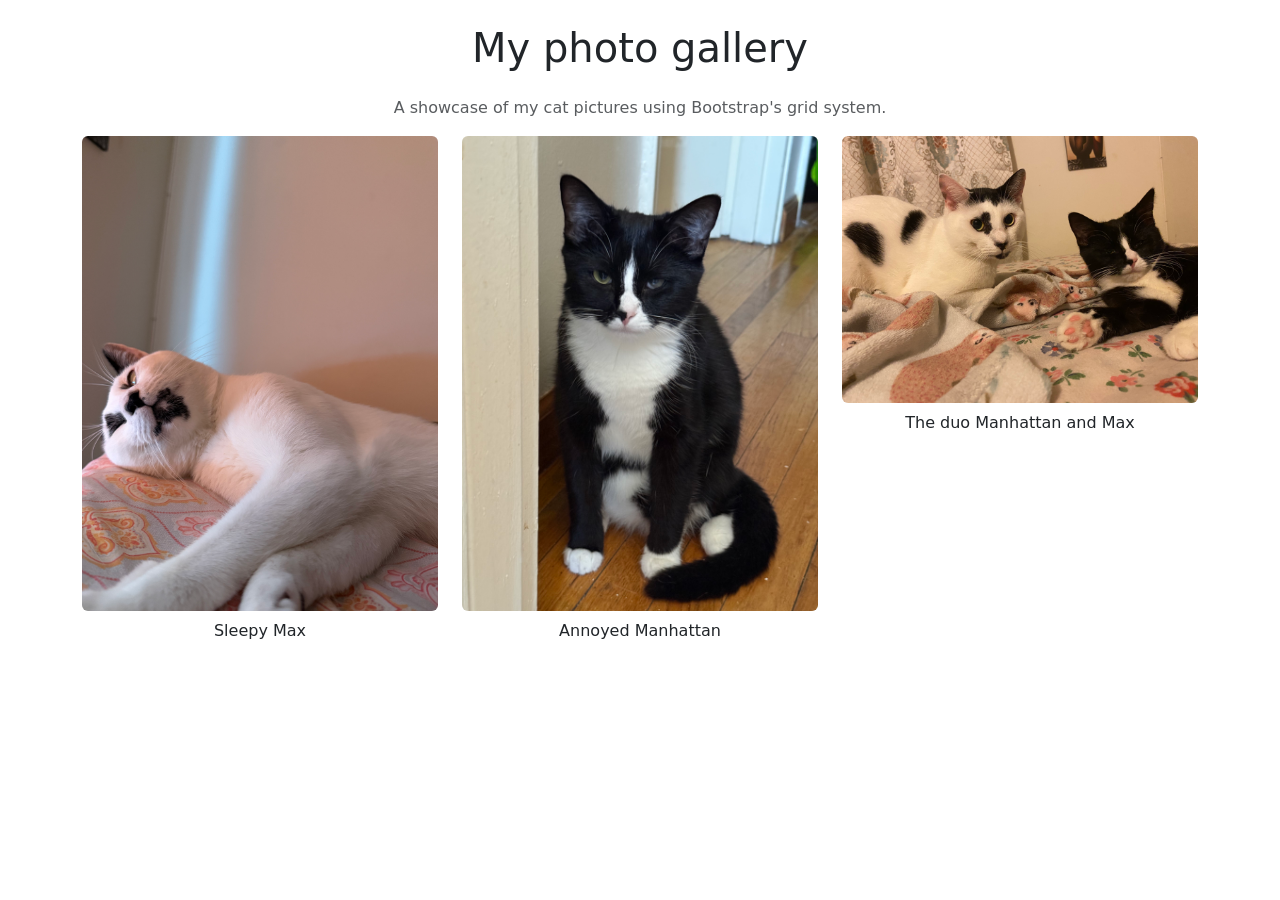
<file: Bootstrap/index.html>
<!doctype html>
<html lang="en">
<head>
  <meta charset="utf-8">
  <meta name="viewport" content="width=device-width, initial-scale=1">
  <title>Photo Gallery</title>
   <link href="https://cdn.jsdelivr.net/npm/bootstrap@5.3.2/dist/css/bootstrap.min.css" rel="stylesheet">
</head>
<body>
  <div class="container">
    <h1 class="text-center my-4">My photo gallery</h1>
    <p class="text-center text-muted">A showcase of my cat pictures using Bootstrap's grid system.</p>
  </div>
  <div class="container">
    <div class="row">

      <div class="col-md-4">
        <img src="cat1.jpg" class="img-fluid rounded" alt="Cat 1">
        <p class="text-center mt-2">Sleepy Max</p>
      </div>

      <div class="col-md-4">
        <img src="cat2.jpg" class="img-fluid rounded" alt="Cat 2">
        <p class="text-center mt-2">Annoyed Manhattan</p>
      </div>

      <div class="col-md-4">
        <img src="cat3.jpg" class="img-fluid rounded" alt="Cat 3">
        <p class="text-center mt-2">The duo Manhattan and Max</p>
      </div>

    </div>
  </div>

  <script src="https://cdn.jsdelivr.net/npm/bootstrap@5.3.2/dist/js/bootstrap.bundle.min.js"></script>
</body>
</html>
</file>
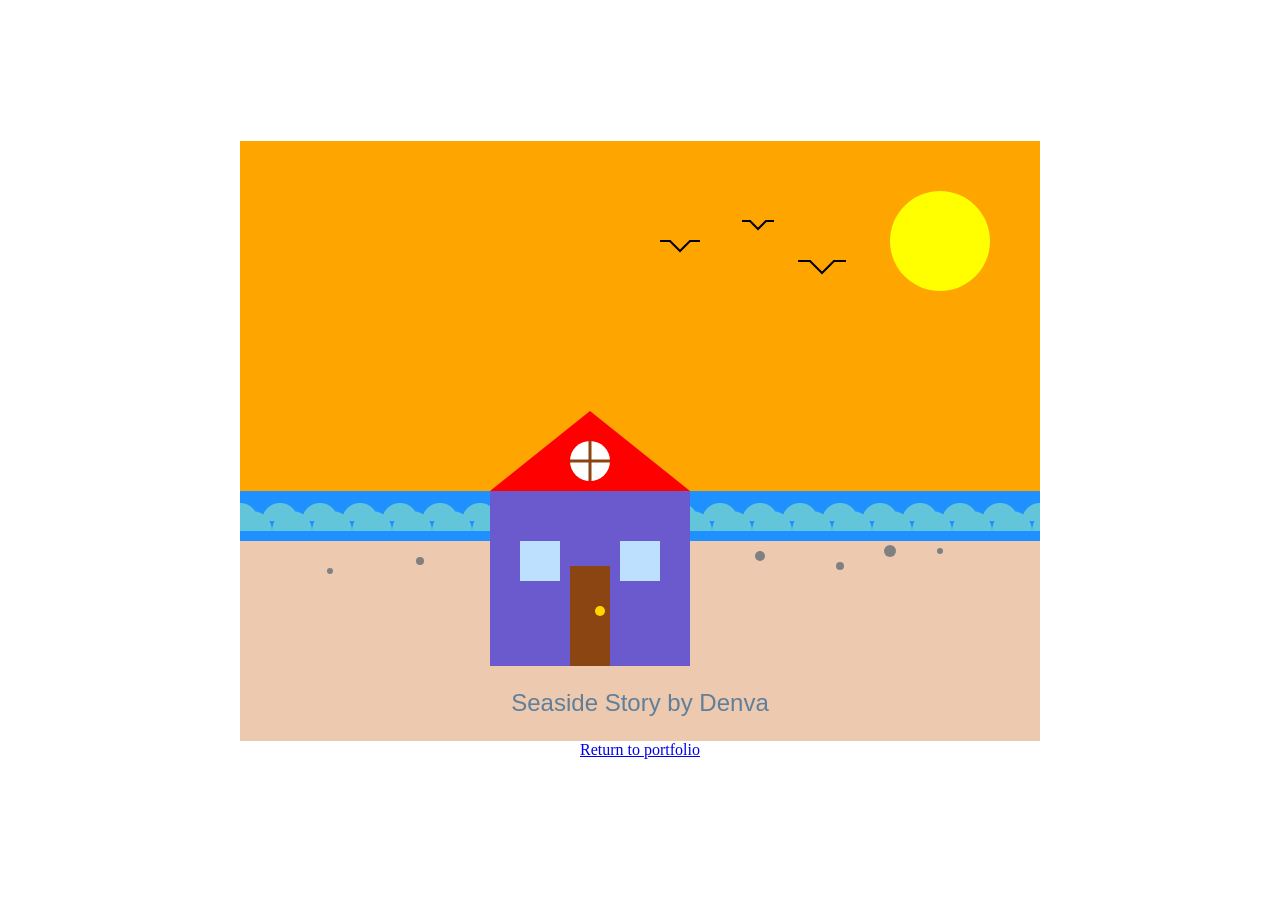
<file: cartoon-project/index.html>
<!DOCTYPE html>
<html lang="en">
<head>
   <meta charset="utf-8">
   <title>Cartoon</title>
 <style>
     body {
       margin: 0;
       display: flex;
       justify-content: center;   /* horizontal */
       align-items: center;       /* vertical */
       height: 100vh;
       flex-direction: column;    /* keeps link under canvas */
     }
   </style>   
</head> 
<body>
<canvas id="mycanvas" width="800" height="600"></canvas>
<a href="../index.html">Return to portfolio</a>
  <script src = "cartoon.js"></script>
</body>
</html>
</file>
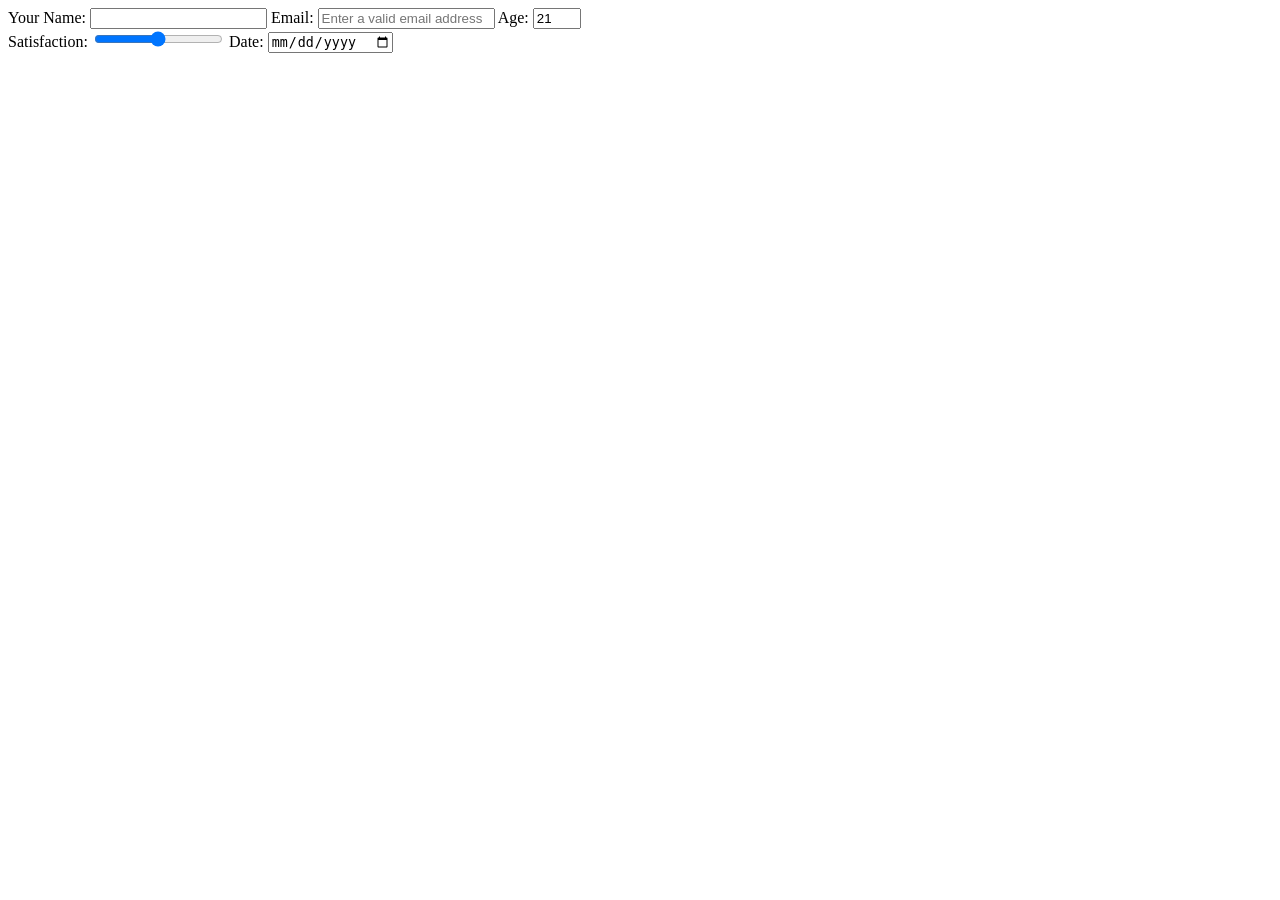
<file: forms/index.html>
<!DOCTYPE html>
<html lang="en">
<head>
   <meta charset="utf-8">
   <title>forms</title>  
</head> 
<body>
Your Name: <input type="text" name="name" required>
Email: <input type="email" name="email" required placeholder="Enter a valid email address">
Age: <input type="number" size="6" name="age" min="18" max="99" value="21"><br>
Satisfaction: <input type="range" size="2" name="satisfaction" min="1" max="5" value="3">
   Date: <input type="date" name="date" required>
</body>
</html>
</file>
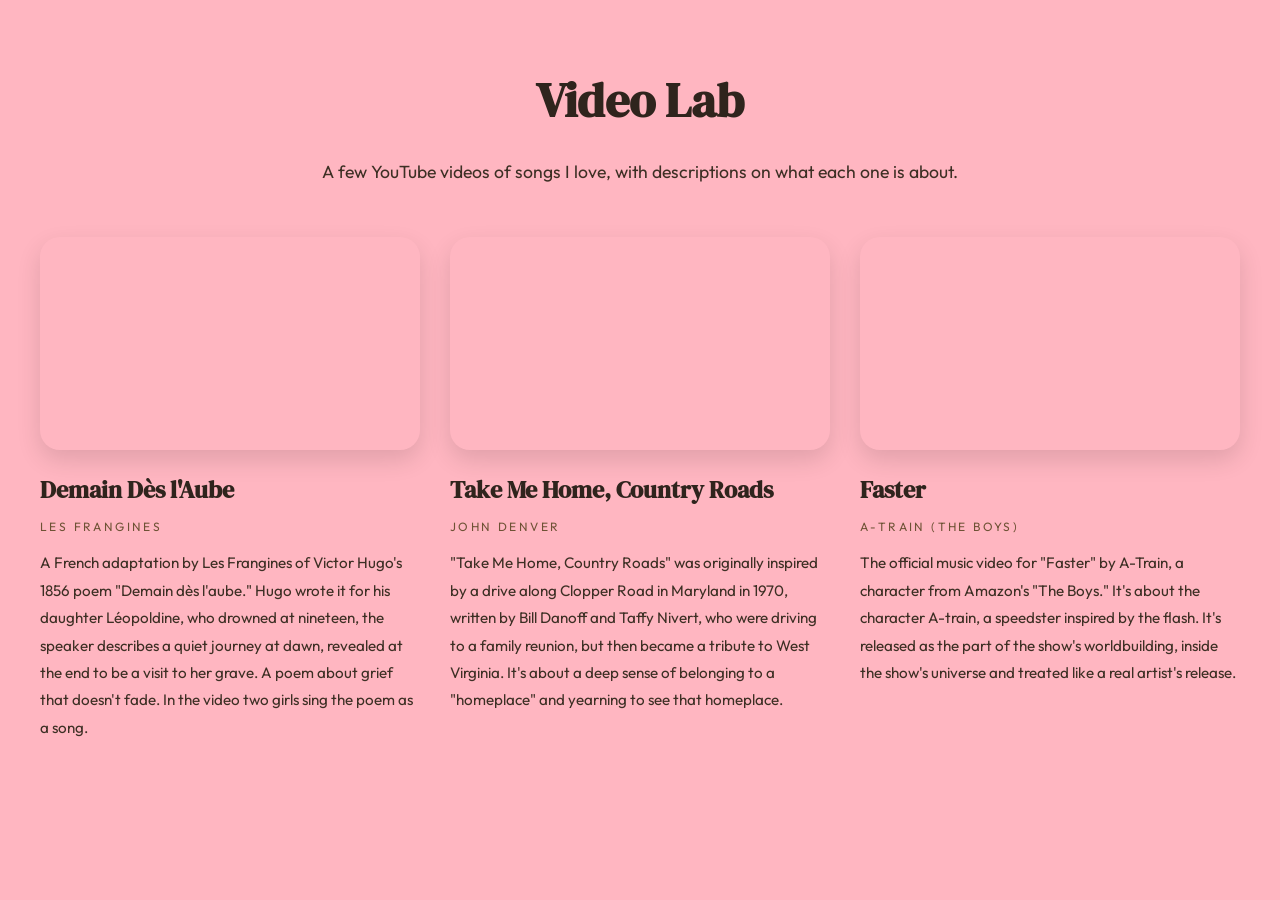
<file: Video Lab/index.html>
<!DOCTYPE html>
<html lang="en">
<head>
  <meta charset="utf-8">
  <meta name="viewport" content="width=device-width, initial-scale=1.0">
  <title>Youtube Videos</title>
  <link rel="preconnect" href="https://fonts.googleapis.com">
  <link rel="preconnect" href="https://fonts.gstatic.com" crossorigin>
  <link href="https://fonts.googleapis.com/css2?family=DM+Serif+Display&family=Outfit:wght@300;400;500&display=swap" rel="stylesheet">
  <link rel="stylesheet" href="style.css">
</head>
<body>
  <div class="container">
    <h1>Video Lab</h1>
    <p class="intro">
      A few YouTube videos of songs I love, with descriptions on what each one is about.
    </p>

    <div class="video-row">

      <!-- Demain Dès l'Aube -->
      <div class="video-card">
        <iframe src="https://www.youtube.com/embed/SGLv4XoiLo8?si=fw6-2yd1rGiKc0ZB"
                title="Demain Dès l'Aube" allowfullscreen
                allow="accelerometer; autoplay; clipboard-write; encrypted-media; gyroscope; picture-in-picture; web-share"
                referrerpolicy="strict-origin-when-cross-origin"></iframe>
        <h2>Demain Dès l'Aube</h2>
        <p class="artist">Les Frangines</p>
        <p class="description">
          A French adaptation by Les Frangines of Victor Hugo's 1856 poem
  "Demain dès l'aube." Hugo wrote it for his daughter Léopoldine, who
  drowned at nineteen, the speaker describes a quiet journey at dawn,
  revealed at the end to be a visit to her grave. A poem about grief
  that doesn't fade. In the video two girls sing the poem as a song.
        </p>
      </div>

      <!-- Country Roads -->
      <div class="video-card">
        <iframe src="https://www.youtube.com/embed/c0dvabcWVo0?si=z81y35-4SI1RvDne"
                title="Take Me Home, Country Roads" allowfullscreen
                allow="accelerometer; autoplay; clipboard-write; encrypted-media; gyroscope; picture-in-picture; web-share"
                referrerpolicy="strict-origin-when-cross-origin"></iframe>
        <h2>Take Me Home, Country Roads</h2>
        <p class="artist">John Denver</p>
        <p class="description">
          "Take Me Home, Country Roads" was originally inspired by a drive along Clopper Road in Maryland in 1970, written by Bill Danoff and Taffy Nivert, who were driving to a family reunion, but then
          became a tribute to West Virginia. It's about a deep sense of belonging to a "homeplace" and yearning to see that homeplace.
        </p>
      </div>

      <!-- A train- faster -->
     <div class="video-card">
  <iframe src="https://www.youtube.com/embed/Tcd-rwe-SEw?si=nBH-5OHINx7-6WOb"
    title="A-Train - Faster" allowfullscreen
    allow="accelerometer; autoplay; clipboard-write; encrypted-media; gyroscope; picture-in-picture; web-share"
    referrerpolicy="strict-origin-when-cross-origin"></iframe>
  <h2>Faster</h2>
  <p class="artist">A-Train (The Boys)</p>
  <p class="description">
    The official music video for "Faster" by A-Train, a character from
    Amazon's "The Boys." It's about the character A-train, a speedster inspired by the flash. It's released as the part of the show's worldbuilding, inside the show's universe and treated like a real
    artist's release.
  </p>
</div>

    </div>
  </div>
</body>
</html>
</file>
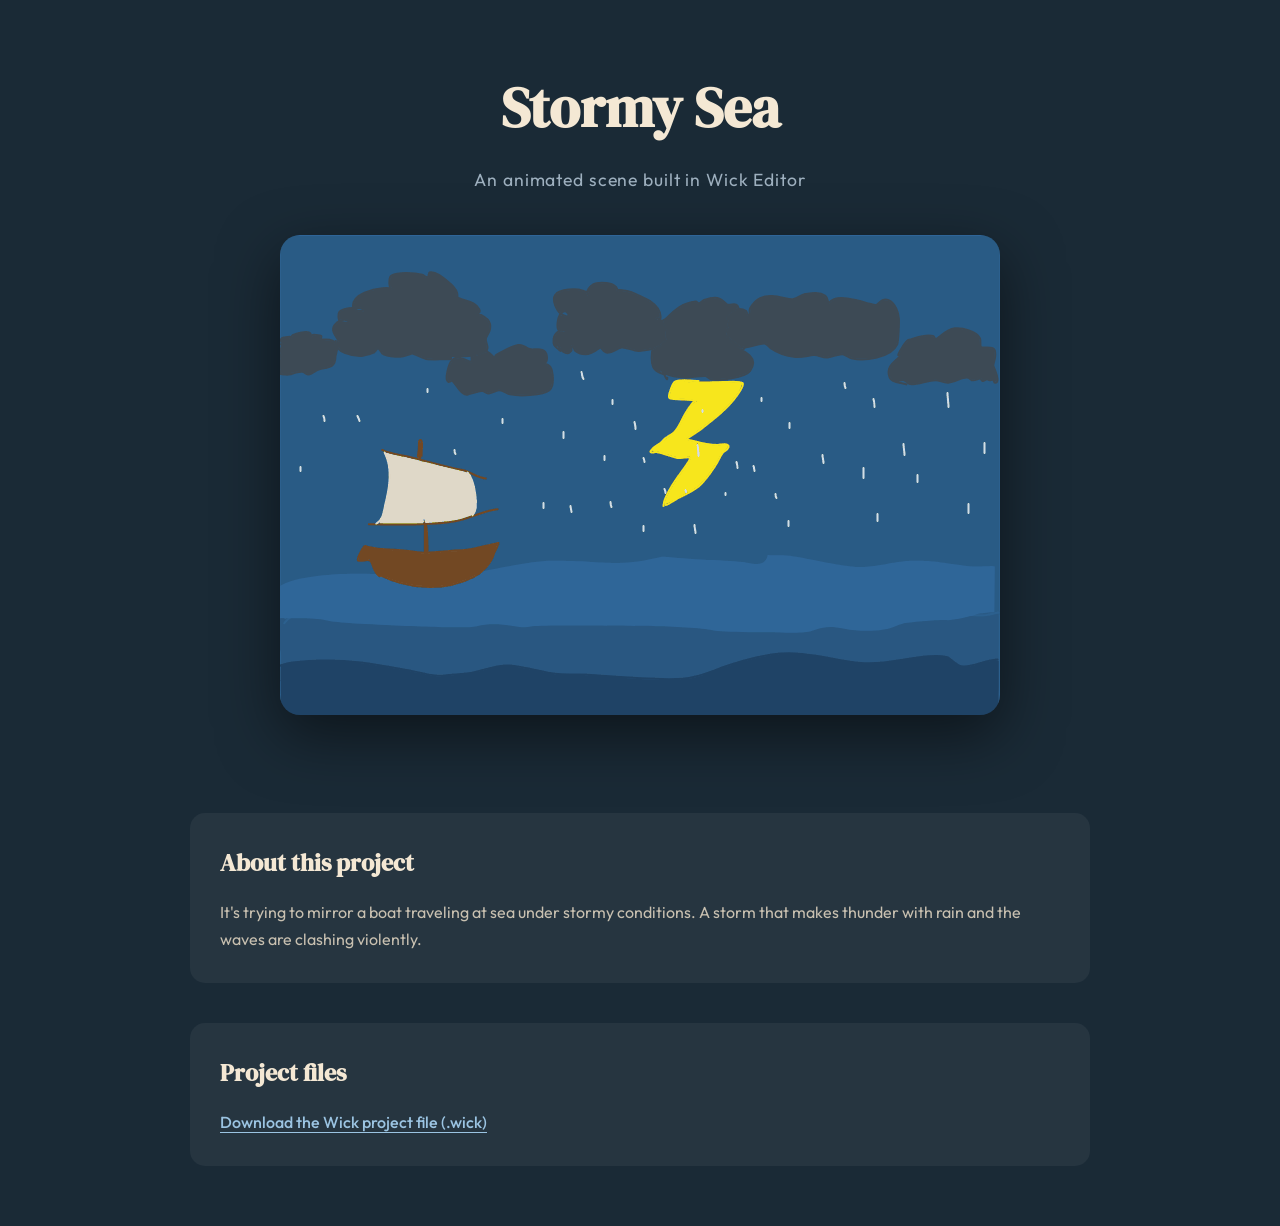
<file: Wick/index.html>
<!doctype html>
<html lang="en">
<head>
  <meta charset="utf-8">
  <meta name="viewport" content="width=device-width, initial-scale=1">
  <title>Wick Animation</title>
  <link rel="preconnect" href="https://fonts.googleapis.com">
  <link rel="preconnect" href="https://fonts.gstatic.com" crossorigin>
  <link href="https://fonts.googleapis.com/css2?family=DM+Serif+Display&family=Outfit:wght@300;400;500&display=swap" rel="stylesheet">
  <link rel="stylesheet" href="style.css">
</head>
<body>

  <main class="container">
    <h1>Stormy Sea</h1>
    <p class="subtitle">An animated scene built in Wick Editor</p>

    <div class="animation-wrapper">
      <img src="wick.gif" alt="An animated scene of a boat sailing through a stormy sea with rain, lightning, and rolling waves">
    </div>

    <section class="info">
      <h2>About this project</h2>
      <p>
        It's trying to mirror a boat traveling at sea under stormy conditions. A storm that makes thunder with rain and the waves are clashing violently. 
      </p>
    </section>

    <section class="downloads">
      <h2>Project files</h2>
      <p>
        <a href="project.wick" download>Download the Wick project file (.wick)</a>
      </p>
    </section>
  </main>

</body>
</html>
</file>
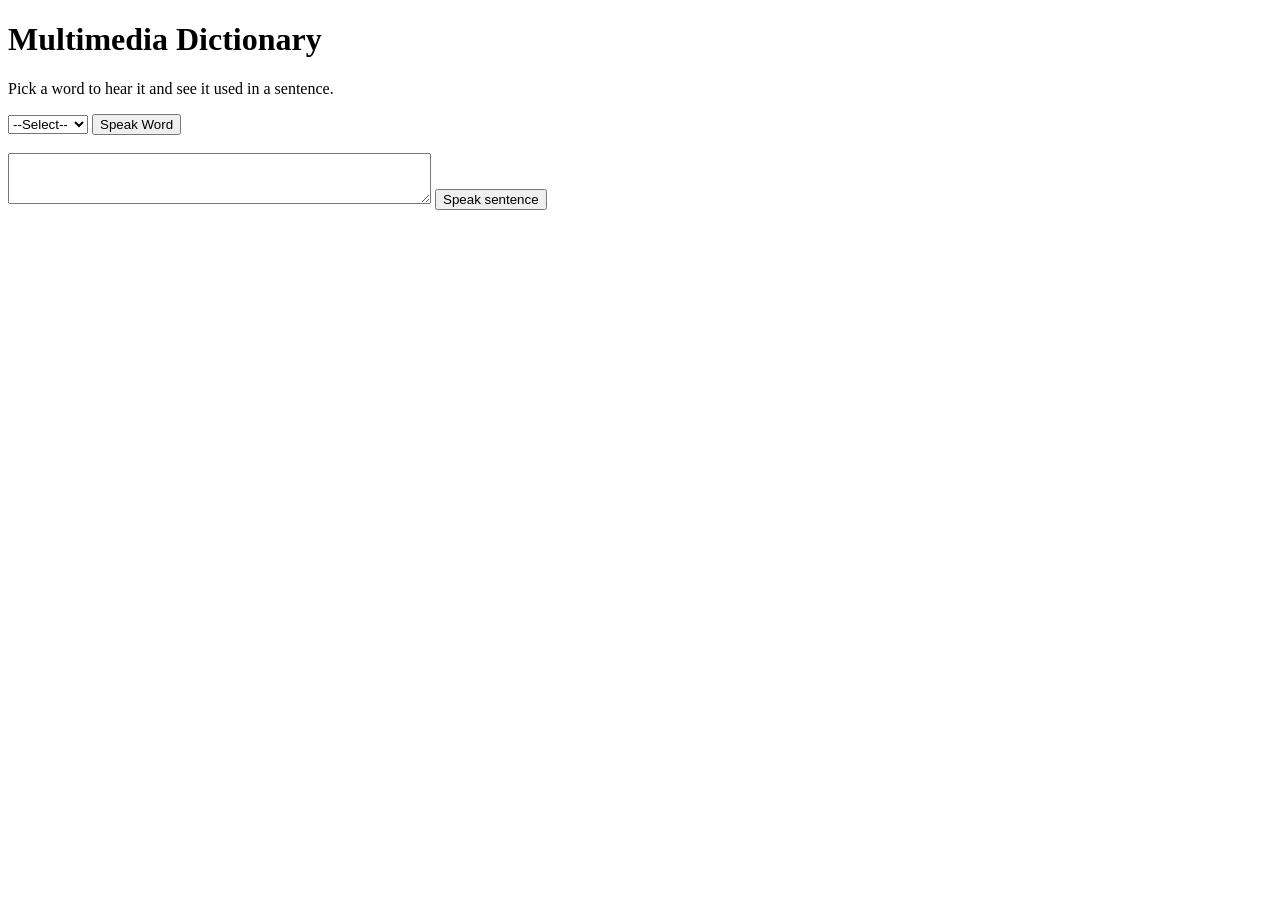
<file: words-project/index.html>
<!DOCTYPE html>
<html lang="en">
  <head>
    <meta charset="utf-8">
    <title>Multimedia Dictionary </title>
  </head>
  <body>
<h1>Multimedia Dictionary</h1>
<p>Pick a word to hear it and see it used in a sentence.</p>
    <div>
      <select id="wordSelect" onChange="showSentence()">
      <option value="">--Select--</option>
      <option value="coca-cola" data-sentence="Coca-cola is the best soda">coca-cola</option>
      <option value="pineapple" data-sentence="Pineapple is the best fruit">pineapple</option>
      <option value="cats" data-sentence="cats are the best animal in the world">cats</option>
      <option value="beef" data-sentence="Beef is better than chicken">beef</option> 
      <option value="music" data-sentence="All types of music are nice">music</option>
      </select>
      <button onclick="speakWord()">Speak Word</button>
    </div>
     
    <br>

    <div>
      <textarea id="sentenceDisplay" readonly rows="3" cols="50"></textarea>
      <button onclick="speakSentence()">Speak sentence</button>
    </div>
    <script src="words.js"></script>
  </body>
</html>
</file>
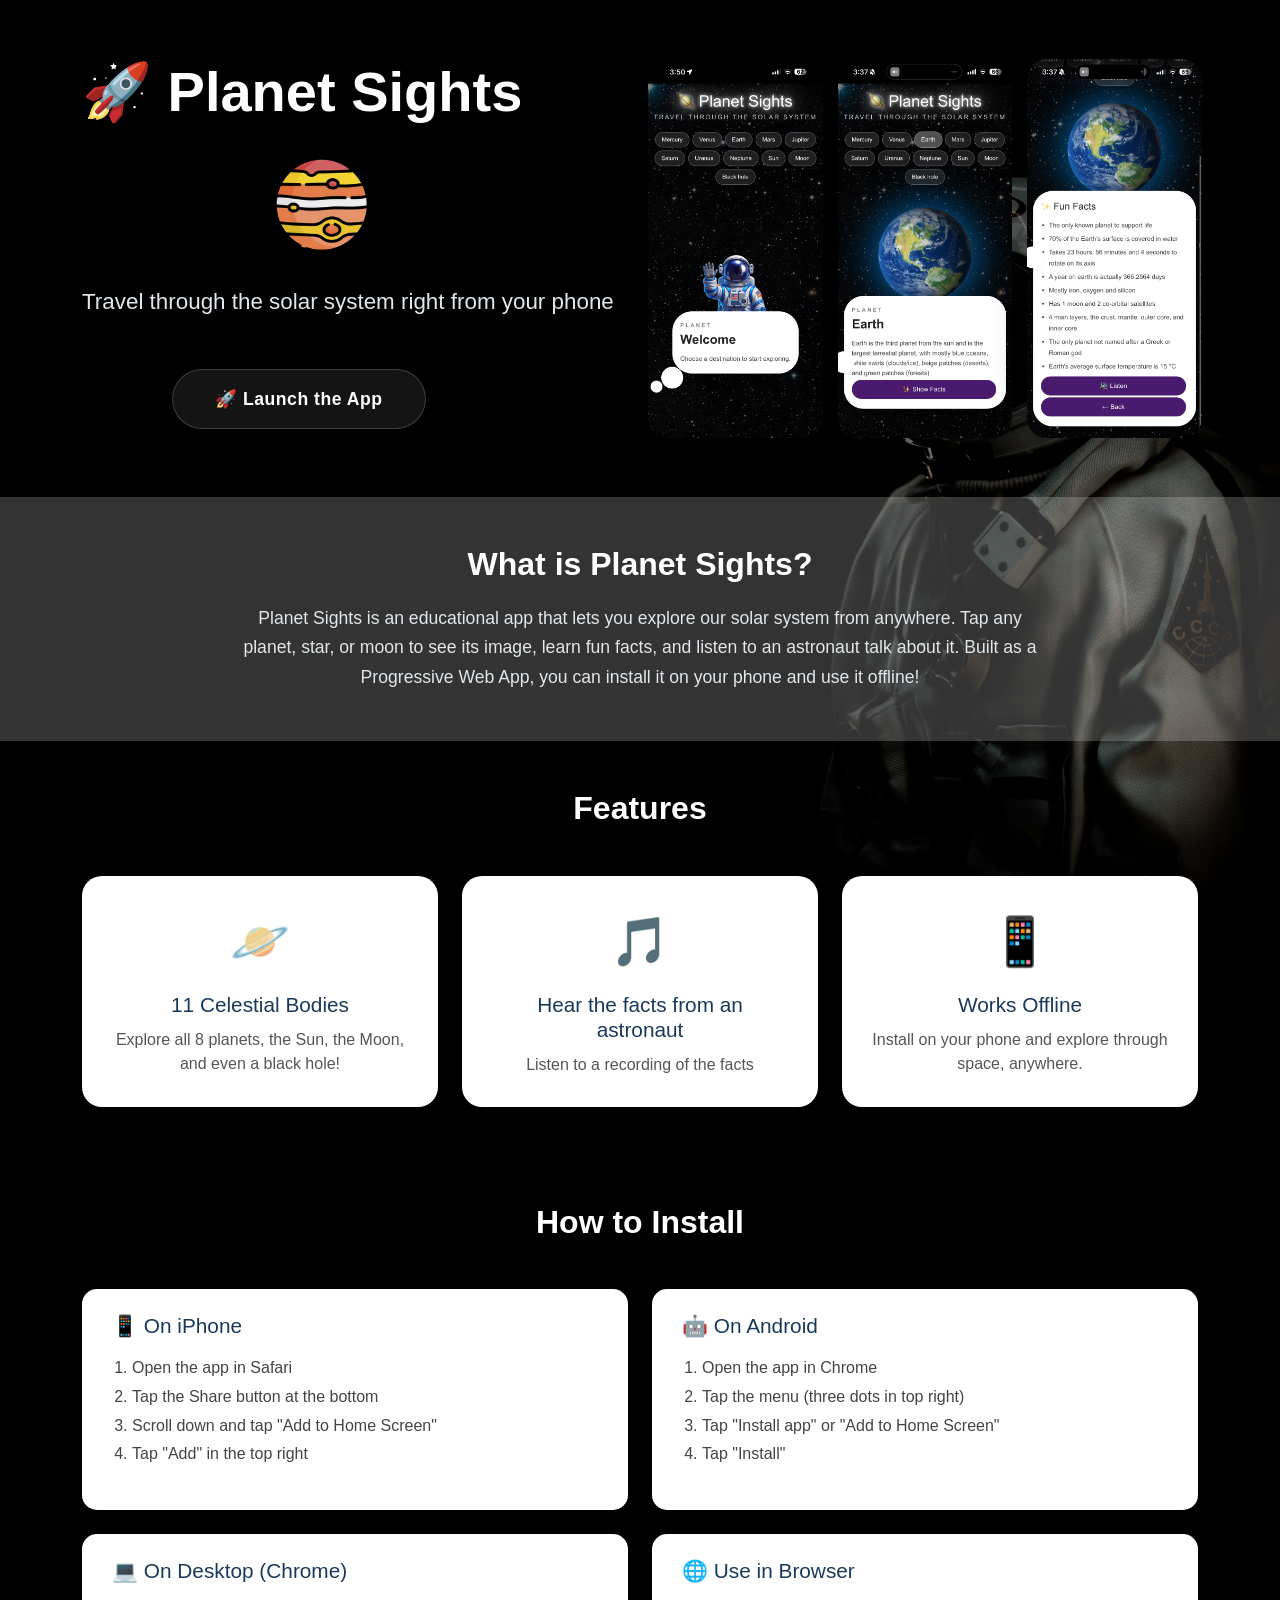
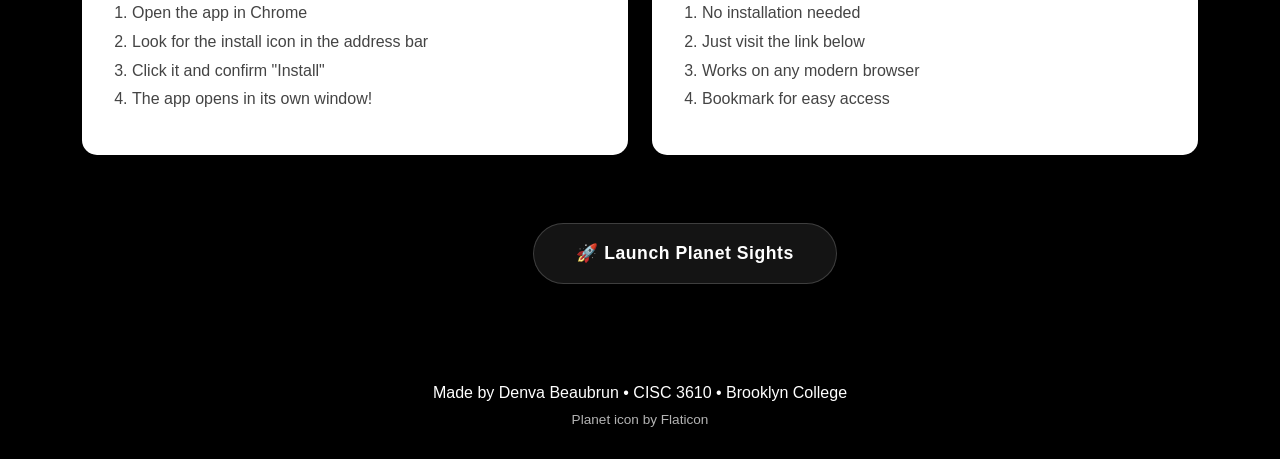
<file: PWA-project/promo.html>
<!doctype html>
<html lang="en">
<head>
  <meta charset="utf-8">
  <meta name="viewport" content="width=device-width, initial-scale=1.0">
  <title>Planet Sights — Travel the Solar System</title>
  <link href="https://cdn.jsdelivr.net/npm/bootstrap@5.3.2/dist/css/bootstrap.min.css" rel="stylesheet">
  <link href="promo.css" rel="stylesheet">
</head>
<body>

 <section class="hero py-5">
  <div class="container">
    <div class="row align-items-center">
      
      <!-- LEFT SIDE: text -->
      <div class="col-md-6">
        <h1 class="hero-title">🚀 Planet Sights</h1>
        <img src="icons/icon-192.png" alt="Planet Sights icon" class="hero-icon">
        <p class="hero-tagline">Travel through the solar system right from your phone</p>
        <a href="index.html" class="btn btn-primary btn-lg launch-btn">🚀 Launch the App</a>
      </div>
      
      <!-- RIGHT SIDE: 3 phone screenshots -->
      <div class="col-md-6">
        <div class="phone-stack">
          <img src="screenshots/screenshot-welcome.png" alt="Home screen" class="phone-screenshot phone-1">
          <img src="screenshots/screenshot-planet.png" alt="Planet view" class="phone-screenshot phone-2">
          <img src="screenshots/screenshot-facts.png" alt="Facts view" class="phone-screenshot phone-3">
        </div>
      </div>
      
    </div>
  </div>
</section>
  
  <!-- WHAT IS IT -->
  <section class="info-section py-5">
    <div class="container">
      <h2 class="section-title">What is Planet Sights?</h2>
      <p class="section-text">
        Planet Sights is an educational app that lets you explore our solar system from anywhere.
        Tap any planet, star, or moon to see its image, learn fun facts, and listen to an astronaut talk about it.    
        Built as a Progressive Web App, you can install it on your phone and use it offline!
      </p>
    </div>
  </section>

  <!-- FEATURES -->
  <section class="features py-5">
    <div class="container">
      <h2 class="section-title text-center mb-5">Features</h2>
      <div class="row g-4">
        
        <div class="col-md-4">
          <div class="feature-card">
            <div class="feature-icon">🪐</div>
            <h3>11 Celestial Bodies</h3>
            <p>Explore all 8 planets, the Sun, the Moon, and even a black hole!</p>
          </div>
        </div>
        
        <div class="col-md-4">
          <div class="feature-card">
            <div class="feature-icon">🎵</div>
            <h3>Hear the facts from an astronaut</h3>
            <p>Listen to a recording of the facts</p>
          </div>
        </div>
        
        <div class="col-md-4">
          <div class="feature-card">
            <div class="feature-icon">📱</div>
            <h3>Works Offline</h3>
            <p>Install on your phone and explore through space, anywhere.</p>
          </div>
        </div>
        
      </div>
    </div>
  </section>



  <!-- INSTALL INSTRUCTIONS -->
  <section class="install-section py-5">
    <div class="container">
      <h2 class="section-title text-center mb-5">How to Install</h2>
      
      <div class="row g-4">
        
        <div class="col-md-6">
          <div class="install-card">
            <h3>📱 On iPhone</h3>
            <ol>
              <li>Open the app in Safari</li>
              <li>Tap the Share button at the bottom</li>
              <li>Scroll down and tap "Add to Home Screen"</li>
              <li>Tap "Add" in the top right</li>
            </ol>
          </div>
        </div>
        
        <div class="col-md-6">
          <div class="install-card">
            <h3>🤖 On Android</h3>
            <ol>
              <li>Open the app in Chrome</li>
              <li>Tap the menu (three dots in top right)</li>
              <li>Tap "Install app" or "Add to Home Screen"</li>
              <li>Tap "Install"</li>
            </ol>
          </div>
        </div>
        
        <div class="col-md-6">
          <div class="install-card">
            <h3>💻 On Desktop (Chrome)</h3>
            <ol>
              <li>Open the app in Chrome</li>
              <li>Look for the install icon in the address bar</li>
              <li>Click it and confirm "Install"</li>
              <li>The app opens in its own window!</li>
            </ol>
          </div>
        </div>
        
        <div class="col-md-6">
          <div class="install-card">
            <h3>🌐 Use in Browser</h3>
            <ol>
              <li>No installation needed</li>
              <li>Just visit the link below</li>
              <li>Works on any modern browser</li>
              <li>Bookmark for easy access</li>
            </ol>
          </div>
        </div>
        
      </div>
      
      <div class="text-center mt-5">
        <a href="index.html" class="btn btn-primary btn-lg launch-btn">🚀 Launch Planet Sights</a>
      </div>
    </div>
  </section>

  <!-- FOOTER -->
  <footer class="text-center py-4">
    <p>Made by Denva Beaubrun • CISC 3610 • Brooklyn College</p>
    <p class="small">Planet icon by Flaticon</p>
  </footer>

</body>
</html>
</file>
<file: Video Lab/style.css>
* {
  margin: 0;
  padding: 0;
  box-sizing: border-box;
}

body {
  font-family: 'Outfit', sans-serif;
  background: #ffb6c1;
  color: #2f241d;
  padding: 60px 40px;
  line-height: 1.7;
  min-height: 100vh;
}

.container {
  max-width: 1400px;
  margin: 0 auto;
  text-align: center;
}

h1 {
  font-family: 'DM Serif Display', serif;
  font-size: 3rem;
  margin-bottom: 15px;
}

.intro {
  color: #3d2f24;
  font-size: 1.1rem;
  margin-bottom: 50px;
  max-width: 700px;
  margin-left: auto;
  margin-right: auto;
}

.video-row {
  display: flex;
  justify-content: center;
  gap: 30px;
  flex-wrap: wrap;
}

.video-card {
  flex: 1;
  min-width: 300px;
  max-width: 420px;
  text-align: left;
}

.video-card iframe {
  width: 100%;
  aspect-ratio: 16 / 9;
  border: none;
  border-radius: 20px;
  display: block;
  margin-bottom: 20px;
  box-shadow: 0 10px 25px rgba(0,0,0,0.12);
}

.video-card h2 {
  font-family: 'DM Serif Display', serif;
  font-size: 1.5rem;
  margin-bottom: 6px;
}

.video-card .artist {
  color: #6e5235;
  text-transform: uppercase;
  letter-spacing: 0.2em;
  font-size: 0.75rem;
  margin-bottom: 12px;
}

.video-card .description {
  color: #3d2f24;
  line-height: 1.8;
  font-size: 0.95rem;
}
</file>
<file: Wick/style.css>
* {
  margin: 0;
  padding: 0;
  box-sizing: border-box;
}

body {
  font-family: 'Outfit', sans-serif;
  background: #1a2a36;
  color: #e8e0d4;
  min-height: 100vh;
  padding: 60px 30px;
  line-height: 1.7;
}

.container {
  max-width: 900px;
  margin: 0 auto;
  text-align: center;
}

h1 {
  font-family: 'DM Serif Display', serif;
  font-size: 3.5rem;
  margin-bottom: 10px;
  color: #f4e8d4;
}

.subtitle {
  color: #9eb0bf;
  font-size: 1.1rem;
  margin-bottom: 40px;
  letter-spacing: 0.05em;
}

.animation-wrapper {
  margin-bottom: 50px;
  border-radius: 20px;
  overflow: hidden;
  box-shadow: 0 20px 60px rgba(0,0,0,0.5);
  display: inline-block;
}

.animation-wrapper img {
  display: block;
  width: 100%;
  max-width: 800px;
  height: auto;
}

.info,
.downloads {
  text-align: left;
  margin-top: 40px;
  background: rgba(255,255,255,0.05);
  border-radius: 15px;
  padding: 30px;
}

.info h2,
.downloads h2 {
  font-family: 'DM Serif Display', serif;
  font-size: 1.5rem;
  margin-bottom: 15px;
  color: #f4e8d4;
}

.info p {
  color: #c8c0b0;
}

.downloads a {
  color: #9bc4e2;
  text-decoration: none;
  font-weight: 500;
  border-bottom: 1px solid #9bc4e2;
}

.downloads a:hover {
  color: #c4daed;
  border-bottom-color: #c4daed;
}

@media (max-width: 600px) {
  h1 {
    font-size: 2.5rem;
  }
  .info,
  .downloads {
    padding: 20px;
  }
}
</file>
<file: PWA-project/promo.css>
* {
  box-sizing: border-box;
}

body {
  margin: 0;
  font-family: 'Helvetica Neue', Arial, sans-serif;
  min-height: 100vh;
  color: white;
  background:
    linear-gradient(
      to right,
      rgba(0,0,0,0.95) 0%,
      rgba(0,0,0,0.6) 50%,
      rgba(0,0,0,0.3) 100%
    ),
    url("space.png");
  background-position: right center;
  background-size: contain;
  background-repeat: no-repeat;
  background-attachment: fixed;
  background-color: black;
}
/* Hero section */
.hero {
  text-align: left;
  padding: 80px 20px;
}

.hero-icon {
  width: 120px;
  height: 120px;
  border-radius: 24px;
  box-shadow: 0 10px 30px rgba(0, 0, 0, 0.2);

  display: block;
  margin: 20px 0 20px 180px;

  position: relative;
}

.hero-title {
  font-size: 3.5rem;
  font-weight: 700;
  margin: 10px 0;
  color: white;
}

.hero-tagline {
  font-size: 1.4rem;
  color: #e1e7eb;
  margin-bottom: 30px;
}

.launch-btn {
  background: rgba(255, 255, 255, 0.08) !important;
  backdrop-filter: blur(12px);
  -webkit-backdrop-filter: blur(12px);
  border: 1px solid rgba(255,255,255,0.18) !important;
  padding: 16px 42px;
  font-size: 1.1rem;
  font-weight: 700;
  border-radius: 40px;
  color: white !important;
  letter-spacing: 0.03em;
  box-shadow: 0 8px 25px rgba(0,0,0,0.35);
  transition: all 0.3s ease;
  margin: 20px 0 20px 90px;
}

.launch-btn:hover {
  background: rgba(255,255,255,0.15) !important;
  transform: translateY(-3px);
  box-shadow: 0 12px 30px rgba(0,0,0,0.45);

}
/* Section styling */
.section-title {
  font-size: 2rem;
  font-weight: 700;
  color: white;
  margin-bottom: 20px;
}

.section-text {
  font-size: 1.1rem;
  line-height: 1.7;
  max-width: 800px;
  margin: 0 auto;
  color:#e1e7eb;
}

.info-section {
  background: rgba(255, 255, 255, 0.2);
  text-align: center;
}

/* Feature cards */
.feature-card {
  background: white;
  padding: 30px;
  border-radius: 20px;
  text-align: center;
  height: 100%;
  box-shadow: 0 4px 15px rgba(0, 0, 0, 0.1);
  transition: transform 0.3s;
}

.feature-card:hover {
  transform: translateY(-5px);
}

.feature-icon {
  font-size: 3rem;
  margin-bottom: 15px;
}

.feature-card h3 {
  font-size: 1.3rem;
  color: #1a3a5c;
  margin-bottom: 10px;
}

.feature-card p {
  color: #555;
  margin-bottom: 0;
}


/* Install cards */
.install-card {
  background: white;
  padding: 25px 30px;
  border-radius: 15px;
  height: 100%;
  box-shadow: 0 4px 15px rgba(0, 0, 0, 0.1);
}

.install-card h3 {
  font-size: 1.3rem;
  color: #1a3a5c;
  margin-bottom: 15px;
}

.install-card ol {
  padding-left: 20px;
  color: #444;
  line-height: 1.8;
}

/* Footer */
footer {
  background: rgba(0, 0, 0, 0.05);
  color: white;
  padding: 30px 10px;
}

footer p {
  margin: 5px 0;
}

footer .small {
  font-size: 0.85rem;
  opacity: 0.7;
}
.phone-stack {
  display: flex;
  justify-content: center;
  align-items: center;
  gap: 15px;
}

.phone-screenshot {
  max-width: 32%;
  border-radius: 20px;
  box-shadow: 0 15px 35px rgba(0, 0, 0, 0.3);
  transition: transform 0.3s;
}

.phone-screenshot:hover {
  transform: translateY(-10px);
}
</file>
